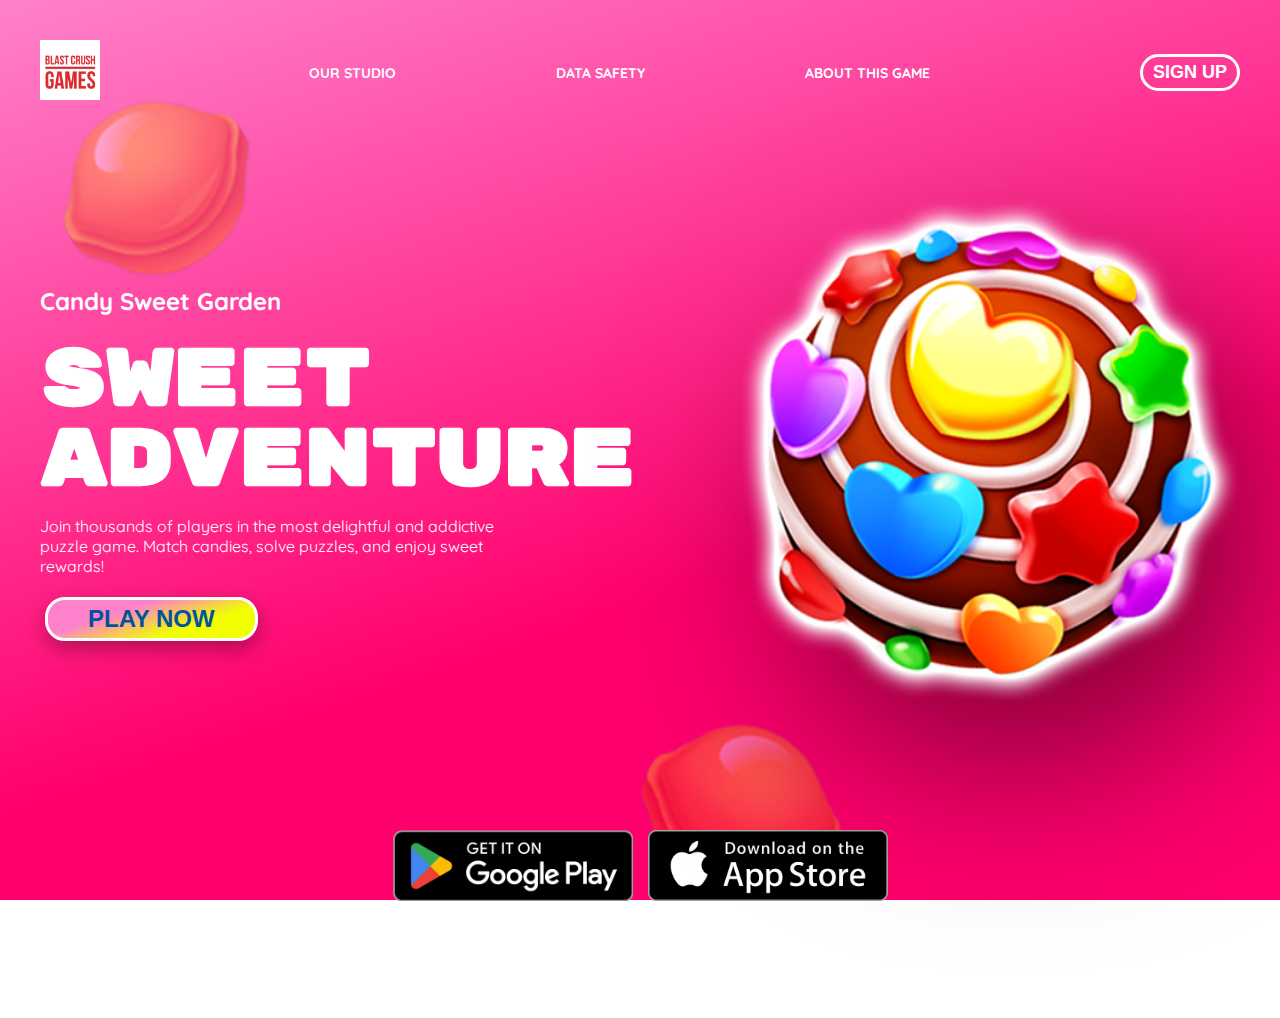
<file: index.html>
<!DOCTYPE html>
<html lang="en">
<head>
    <meta charset="UTF-8">
    <meta name="viewport" content="width=device-width, initial-scale=1.0">
    <title>Candy Sweet Game</title>
    <link rel="stylesheet" href="styles.css">
    <link rel="stylesheet" href="https://cdnjs.cloudflare.com/ajax/libs/font-awesome/6.6.0/css/all.min.css" integrity="sha512-Kc323vGBEqzTmouAECnVceyQqyqdsSiqLQISBL29aUW4U/M7pSPA/gEUZQqv1cwx4OnYxTxve5UMg5GT6L4JJg==" crossorigin="anonymous" referrerpolicy="no-referrer" />
</head>
<body>
    <div class="container">
        <div class="popup-wrapper">
        </div>
            <div class="popup-contact-form">
                <i class="close-button fa-solid fa-xmark"></i>
                <h1 class="popup-title">SWEET!</h1>
                <form action="otp-verification.html" method="GET">
                    <p>Enter your mobile number to receive a PIN and start your sweet journey!</p>
                    <input id="telnum" class="input_telnum" type="tel" name="mobile" placeholder="Contact Number" required>
                    <button type="submit">GET OTP</button>
                 </form>
            </div>
        <header>
           <nav>
            <div class="navbar-img">
                <img src="imgs/blast_crush_game_studio_logo.jpeg" alt="">
            </div>
            <div class="navbar-links">
                <ul>
                    <li><a href="">Our studio</a></li>
                    <li><a href="">Data Safety</a></li>
                    <li><a href="">About This Game</a></li>
                </ul>
            </div>
            <div class="navbar-button">
                <button>SIGN UP</button>
                <i class="dropdown fa-solid fa-square-caret-down"></i>
                <i></i>
            </div>
           </nav>
        </header>
        <main>
            <section class="hero">
                <div class="hero-title"> 
                    <p class="game-title">Candy Sweet Garden</p>
                    <h1>Sweet Adventure</h1>
                    <p>Join thousands of players in the most 
                        delightful and addictive puzzle game. Match candies, solve puzzles, 
                        and enjoy sweet rewards!</p>
                    <div class="hero-button">
                        <button>PLAY NOW</button>
                    </div>
                </div>
                <div class="hero-img">
                    <img src="imgs/hero-img.png" alt="">
                </div>
            </section>
        </main>
        <footer>
            <div class="badge-wrapper">
                <ul class="badge-container">
                    <li>
                        <img src="imgs/GetItOnGooglePlay_Badge_Web_color_English.png" 
                        alt="googleplay">
                    </li>
                    <li>
                        <img src="imgs/appstore.webp"
                        alt="googleplay">
                    </li>
                </ul>
            </div>
            <p class="copyright">&copy; 2024 Candy Sweet Garden. All rights reserved.</p>
        </footer>
    </div>
    <script src="index.js"></script>
</body>
</html>
</file>
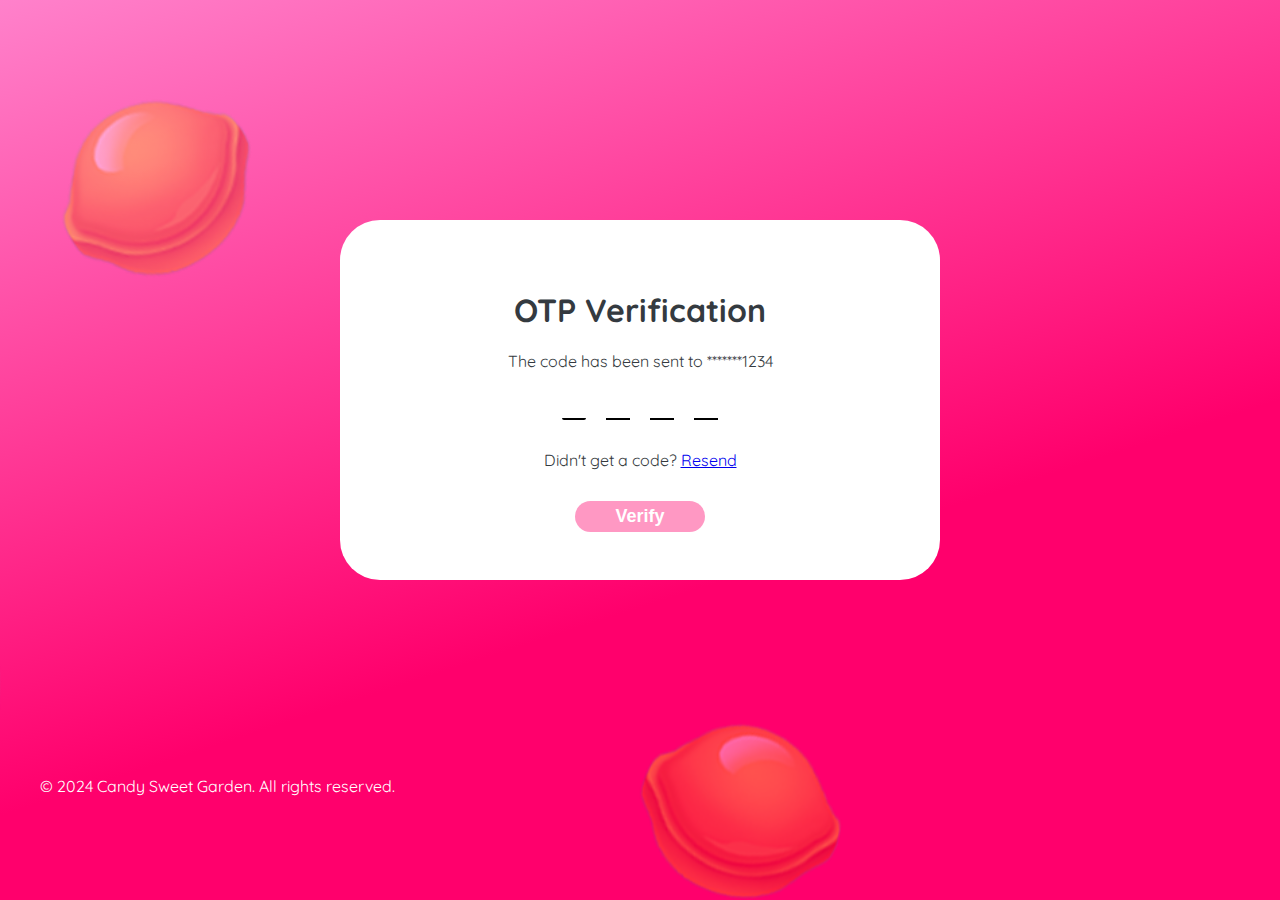
<file: otp-verification.html>
<!DOCTYPE html>
<html lang="en">
<head>
    <meta charset="UTF-8">
    <meta name="viewport" content="width=device-width, initial-scale=1.0">
    <title>Candy Sweet Game</title>
    <link rel="stylesheet" href="styles.css">
    <link rel="stylesheet" href="https://cdnjs.cloudflare.com/ajax/libs/font-awesome/6.6.0/css/all.min.css" integrity="sha512-Kc323vGBEqzTmouAECnVceyQqyqdsSiqLQISBL29aUW4U/M7pSPA/gEUZQqv1cwx4OnYxTxve5UMg5GT6L4JJg==" crossorigin="anonymous" referrerpolicy="no-referrer" />
</head>
<body>
    <div class="container">
        <section class="otp-wrapper">
            <div class="otp-container">
                <h1>OTP Verification</h1>
                <p>The code has been sent to *******1234</p>
                <div class="otp-input">
                    <input type="text" maxlength="1" autofocus>
                    <input type="text" maxlength="1" >
                    <input type="text" maxlength="1" >
                    <input type="text" maxlength="1" >
                </div>
                <p>Didn't get a code? <a href="#">Resend</a></p>
                <button disabled class="verify-btn">Verify</button>
            </div>
        </section>
        <footer>
            <p class="copyright">&copy; 2024 Candy Sweet Garden. All rights reserved.</p>
        </footer>
    </div>
    <script src="otp.js"></script>
</body>
</html>
</file>
<file: styles.css>
@import url('https://fonts.googleapis.com/css2?family=Archivo+Black&family=Lilita+One&display=swap');
@import url('https://fonts.googleapis.com/css2?family=Archivo+Black&family=Lilita+One&family=Rubik+Mono+One&display=swap');
@import url('https://fonts.googleapis.com/css2?family=Archivo+Black&family=Lilita+One&family=Quicksand:wght@300..700&family=Rubik+Mono+One&display=swap');

:root{
    --blue:#0b6cff;
    --hero-font1:"Lilita One", sans-serif;
    --hero-font2:"Rubik Mono One", monospace;
    --rootfont: "Quicksand", sans-serif;
    --pink:#ff006c;
}

body {
    font-family: var(--rootfont);
    color: #343a40;
    margin: 0;
    padding: 0;
    background: #ff006c;
    background: linear-gradient(342deg, rgba(255,0,108,1) 38%, rgba(255,129,203,1) 100%);
    background-attachment: fixed;
}

body::before{
    background-image: url("imgs/bg-image.png");
    inset:0;
    content: '';
    position:absolute;
    opacity: 0.4;
    background-attachment: fixed;
    background-size:cover;
    background-repeat: no-repeat;
    margin: 0;
    padding: 0;
    background-position: center;
}

.container{
    justify-content: center;
    max-width: 1200px;
    padding: 40px;
    margin: 0 auto;
    position: relative;
}

header{
    display: flex;
    justify-content: center;
    align-items: center;
}

nav{
    display: flex;
    justify-content: space-between;
    margin: 0 auto;
    align-items: center;
    width: 100%;
}

.navbar-links ul{
    display: flex;
    gap: 10em;
    list-style: none;
    padding-inline-start: 0;
}

.navbar-links ul li a{
    text-decoration: none;
    color: white;
    text-transform: uppercase;
    font-size: 14px;
    font-weight: bold;
}

.navbar-img img{
    width: 60px;
}

.navbar-button button{
    border-color: white;
    border-style: solid;
    background: transparent;
    padding: 5px 10px;
    border-width: 3px;
    color: white;
    border-radius: 20px;
    font-weight: 800;
    font-size: large;
}

.navbar-button .dropdown{
    color: white;
    font-size: 2.5em;
    display: none;
}

.hero{
    display: flex;
    padding: 6em 0;
    justify-content: space-between;
    align-items: center;
}

.hero-title{
    color: white;
    align-items: center;
    width: 40%;
}

.hero-img img{
    width: 500px;
    filter: drop-shadow(40px 79px 90px rgba(0,0,0,0.5));
}

.hero-title h1{
    font-size: 5em;
    margin: 0;
    text-transform: uppercase;
    font-family: var(--hero-font2);
    letter-spacing: -2px;
    line-height: 100%;
}

.game-title{
    font-size: 1.5em;
    margin: 5 auto;
    font-weight: 800;
}

.hero-button input{
    display: block;
    margin: 5px;
}

.hero-button button{
    border-color: white;
    border-style: solid;
    background: rgb(241,255,0);
    background: linear-gradient(342deg, rgba(241,255,0,1)
     31%, rgba(255,129,203,1) 67%);
    padding: 5px 40px;
    border-width: 3px;
    border-radius: 20px;
    color: rgb(0, 84, 157);
    font-weight: 800;
    font-size: x-large;
    margin: 5px;
    transition: all 0.1s ease-in-out;
    box-shadow: 1px 8px 20px 0px rgba(0, 0, 0, 0.3)
}

.hero-button button:hover{
    background: transparent;
    color: #e5e5e5;
    transform: rotate(30);
  }

.hero-button button:focus{
transform: scale(1.04);
}

.input_telnum {
    width: auto;
    height: 40px;
    padding: 0 40px;
    border-radius: 40px;
    display: flex;
    outline: none;
    margin: 15px auto;
    border: 1px solid #e5e5e5;
    filter: drop-shadow(0px 1px 0px #efefef)
      drop-shadow(0px 1px 0.5px rgba(239, 239, 239, 0.5));
    font-size: larger;
  }
  
  .input_telnum:focus {
    border: 1px solid transparent;
    box-shadow: 0px 0px 0px 2px #242424;
  }

  .popup-contact-form{
    top:0;
    left: 50%;
    position: fixed;
    background-color: white;
    z-index: 10;
    display: flex;
    flex-direction: column;
    justify-content: center;
    text-align: center;
    padding: 70px 50px 40px;
    border-color:yellow;
    border-width: 5px;
    border-style: solid;
    border-radius: 40px;
    transform: translate(-50%,-50%);
    transition: all 0.2s ease-in-out;
    visibility: hidden;
  }

  .popup-contact-form button{
    border-color: white;
    border-style: solid;
    background: yellow;
    padding: 5px 50px;
    border-width: 3px;
    border-radius: 20px;
    color: var(--blue);
    font-weight: 800;
    font-size: x-large;
    box-shadow: 0px 0px 0px 2px #242424;
    margin-top: 15px;
    cursor: pointer;
  }

  .popup-contact-form button:hover{
    opacity: .6;
  }

  .popup-contact-form .close-button{
    position: absolute;
    right: 30px;
    font-size: 2em;
    top:30px;
    cursor: pointer;
  }

  .popup-contact-form p{
    margin: auto;
    font-size: small;
  }

  .popup-wrapper{
    width: 100%;
    height: 100%;
    background: rgba(0,0,0,0.5);
    position: fixed;
    top:0;
    left: 0;
    z-index: 5;
    display: none;
}

  .popup-contact-form h1{
    margin: auto;
    font-size: 5em;
    font-family: var(--hero-font2);
  }

  .badge-wrapper{
    justify-content: center;
    display: flex;
    width: 100%;
    margin: 5px auto;
  }

  .badge-container{
    display: flex;
    list-style: none;
    padding-inline-start: 0;
    gap: 5px;
  }

  .badge-container img{
    width: 15em;
    margin: 5px;
  }

  .open-popup{
    top: 50%;
    left: 50%;
    transform: translate(-50%,-50%);
    visibility: visible;
    transition: all 0.2s ease-in-out;
  }

  .otp-wrapper{
    display: flex;
    justify-content: center;
    align-items: center;
    height: 80vh;
  }

  .otp-container{
    width: 50%;
    background-color: white;
    text-align: center;
    padding: 3rem 0;
    border-radius: 40px;
  }

  .otp-input{
    display: grid;
    grid-template-columns: repeat(4, auto);
    justify-content: center;
    gap: 20px;
    margin: 30px;
  }

  .otp-input input{
    width: 20px;
    border-top: 0;
    border-left: 0;
    border-right: 0;
    border-bottom: 2px solid #000000;
    text-align: center;
  }

  .otp-input input:focus{
    outline-color: transparent;

  }

.verify-btn{
    border: none;
    background: var(--pink);
    padding: 5px 40px;
    border-width: 3px;
    border-radius: 20px;
    color: white;
    font-weight: 800;
    font-size: 18px;
    margin-top: 15px;
    cursor: pointer;
}

.verify-btn[disabled]{
    opacity: .4;
}

footer .copyright{
    color:white;
}


  @media screen and (max-width: 1200px){
    .container{
        max-width: 800px;
    }
    .hero-img img{
        width: 350px;
    }
    .hero-title h1{
        font-size: 3em;
    }
    .navbar-links{
        display: none;
    }
    .navbar-button button{
        display: none;
    }
    .navbar-button .dropdown{
        display: block;
    }
  }

  @media screen and (max-width: 780px){
    body::before{
        background-image: url("imgs/bg-image-mobile.png");
    }
    .container{
        padding: 2em;
    }
    .hero{
        flex-direction: column;
    }
    .hero{
        justify-content: center;
        padding-top: 3em;
    }
    .hero-title{
        text-align: center;
        width: 100%;
    }
    .hero-img img{
        margin-top: 2em;
    }
    .hero-title h1{
        font-size: 2.8em;
    }
    .navbar-links{
        display: none;
    }
    .popup-contact-form h1{
        margin: auto;
        font-size: 3em;
        font-family: var(--hero-font2);
    }
    .popup-contact-form p{
        width: 100%;
    }
    .badge-wrapper{
        justify-content: center;
        display: flex;
        width: 100%;
        margin: 5px auto;
    }
    .badge-container{
        display: block;
    }
    .otp-container{
        width: 100%;
    }
    .copyright{
        font-size: 10px;
        text-align: center;
    }

  }
</file>
